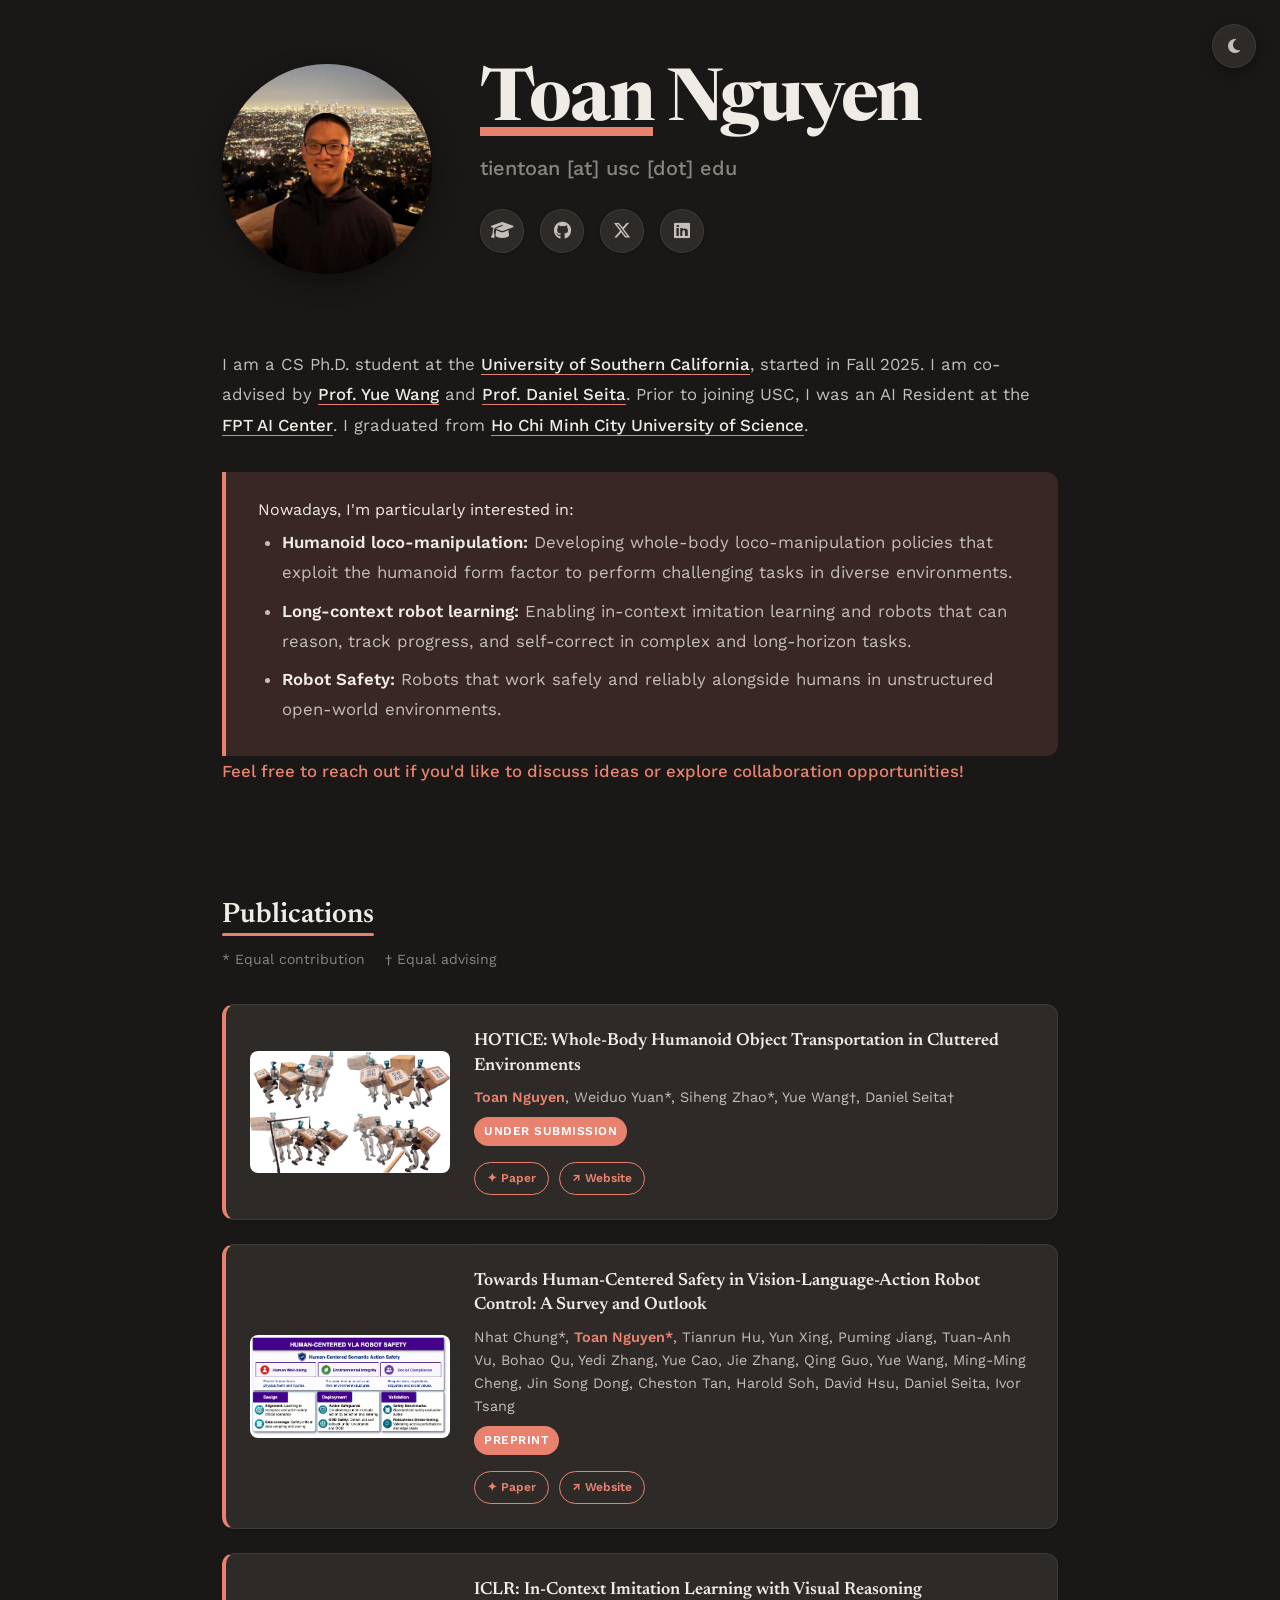
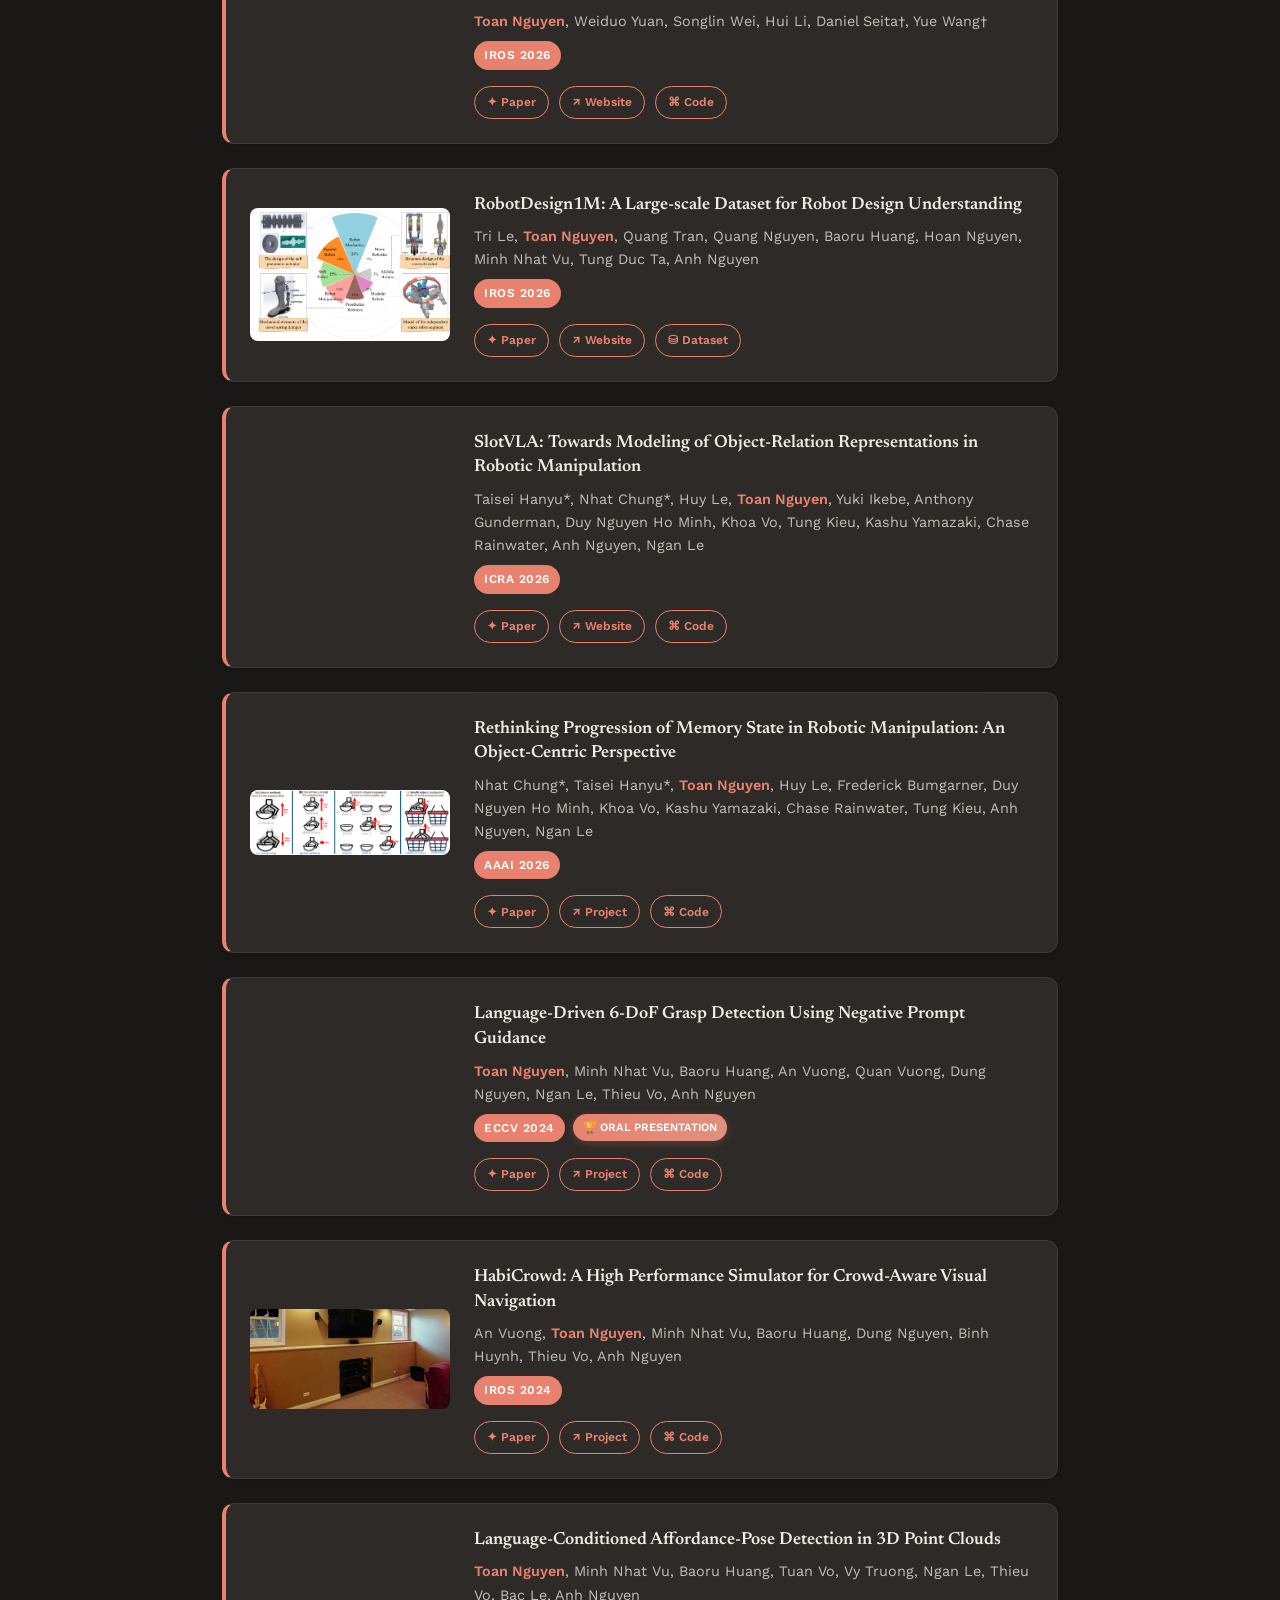
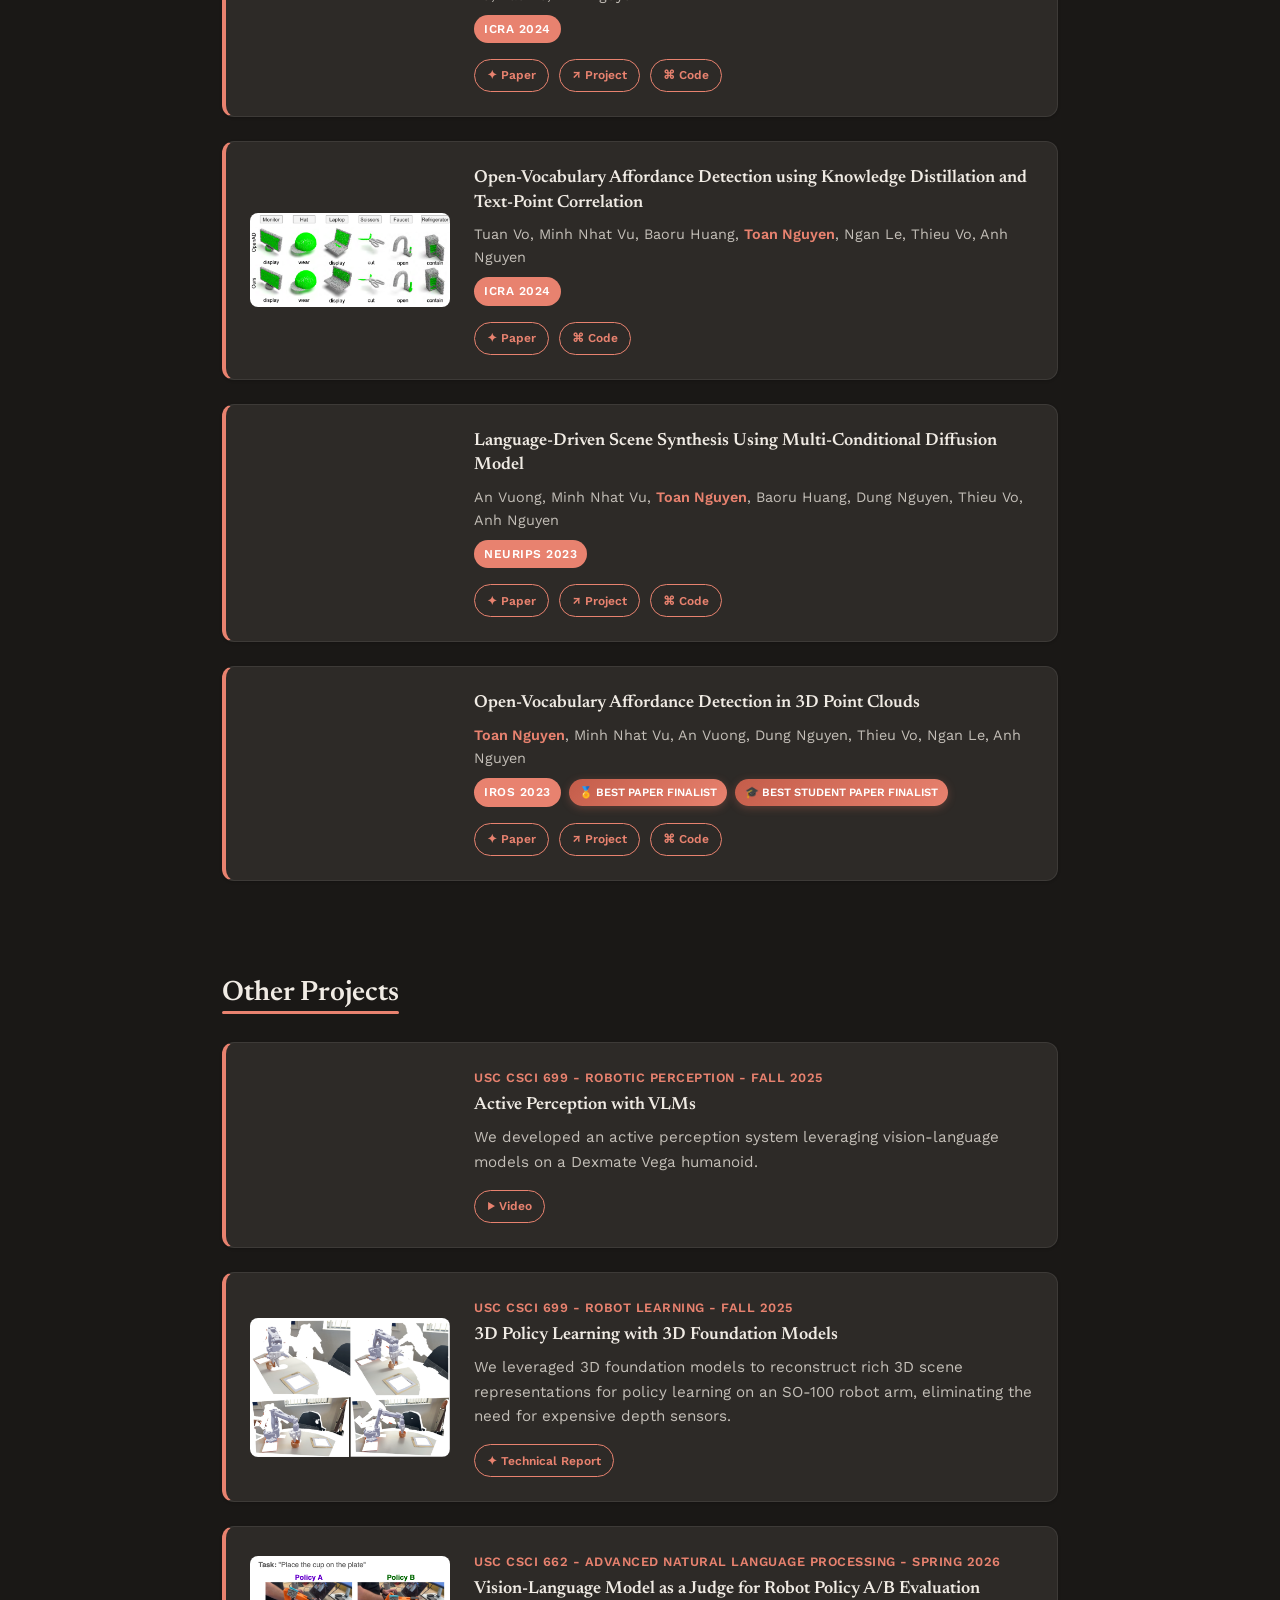
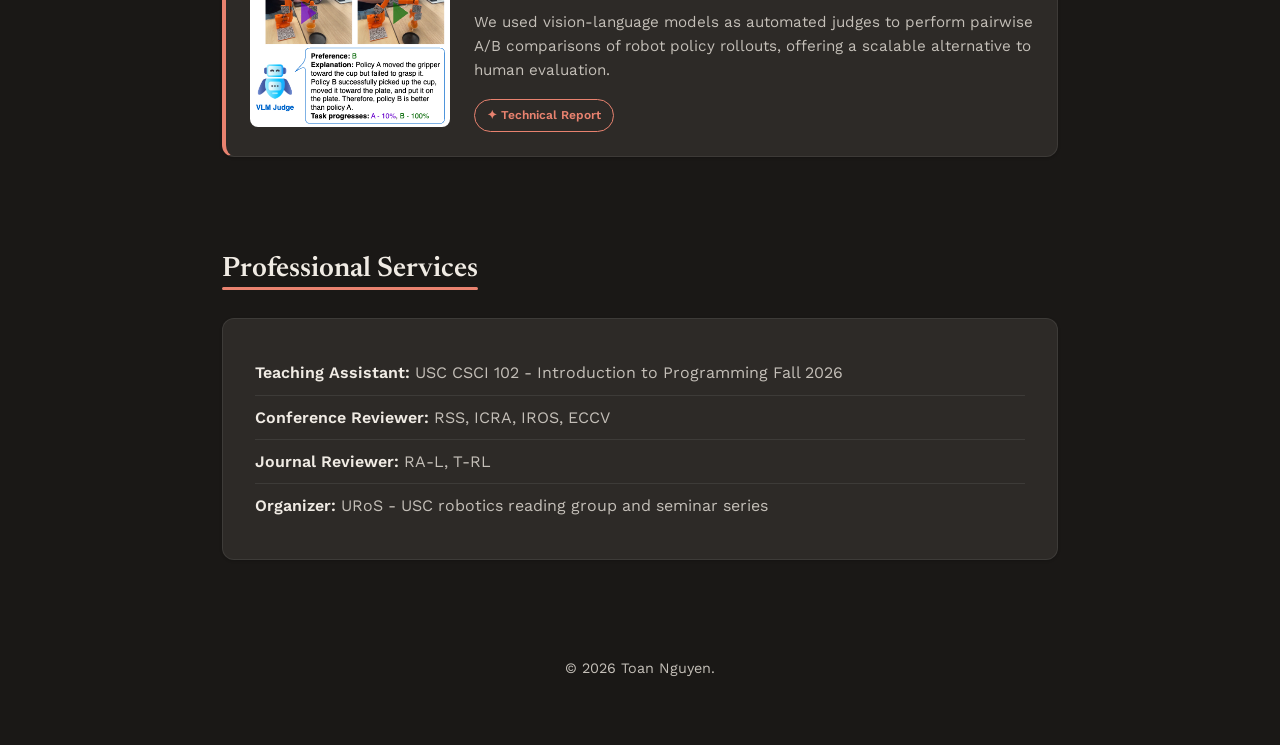
<file: index.html>
<!DOCTYPE html>
<html lang="en">
<head>
    <meta charset="UTF-8">
    <meta name="viewport" content="width=device-width, initial-scale=1.0">
    <meta name="author" content="Toan Nguyen">
    <meta name="description" content="Toan Nguyen - CS PhD Student at USC, researching Robot Learning and Computer Vision">
    <title>Toan Nguyen</title>
    
    <link rel="stylesheet" href="stylesheet.css">
    <link rel="icon" type="image/png" href="assets/usclogo.png">
    <link rel="stylesheet" href="https://cdnjs.cloudflare.com/ajax/libs/font-awesome/6.7.2/css/all.min.css">
</head>

<body>
    <!-- Dark Mode Toggle -->
    <button class="dark-mode-toggle" id="darkModeBtn" onclick="toggleDarkMode()" aria-label="Toggle dark mode">
        <i class="fas fa-sun sun-icon"></i>
        <i class="fas fa-moon moon-icon"></i>
    </button>

    <main class="container">
        <!-- Hero Section -->
        <section class="hero">
            <div class="hero-image">
                <img src="assets/profile_LA.jpg" alt="Toan Nguyen">
            </div>
            <div class="hero-content">
                <h1 class="hero-name">
                    <span class="accent-underline">Toan</span> Nguyen
                </h1>
                <p class="hero-title">tientoan [at] usc [dot] edu</p>
                
                <div class="social-links">
                    <!-- <a href="./assets/CV.pdf" title="CV" aria-label="Download CV">
                        <i class="fas fa-file-alt"></i>
                    </a> -->
                    <a href="https://scholar.google.com/citations?user=PhqGEY8AAAAJ" title="Google Scholar" aria-label="Google Scholar Profile">
                        <i class="fas fa-graduation-cap"></i>
                    </a>
                    <a href="https://github.com/toannguyen1904" title="GitHub" aria-label="GitHub Profile">
                        <i class="fab fa-github"></i>
                    </a>
                    <a href="https://x.com/ToanNguyenCS" title="X" aria-label="X Profile">
                        <i class="fab fa-x-twitter"></i>
                    </a>
                    <a href="https://www.linkedin.com/in/toannguyen1904/" title="LinkedIn" aria-label="LinkedIn Profile">
                        <i class="fab fa-linkedin"></i>
                    </a>
                </div>
            </div>
        </section>

        <!-- Bio Section -->
        <section class="bio">
            <!-- <p class="bio-text">
                <strong>Email:</strong> tientoan [at] usc [dot] edu
            </p> -->

            <p class="bio-text">
                I am a CS Ph.D. student at the 
                <a href="https://www.usc.edu/">University of Southern California</a>, started in Fall 2025. I am co-advised by <a href="https://yuewang.xyz/">Prof. Yue Wang</a> and 
                <a href="https://danielseita.github.io/">Prof. Daniel Seita</a>. Prior to joining USC, I was an AI Resident at the <a href="https://fptsoftware.com/">FPT AI Center</a>. 
                I graduated from 
                <a href="https://en.hcmus.edu.vn/">Ho Chi Minh City University of Science</a>.
            </p>
        
            <div class="bio-highlight">
                Nowadays, I'm particularly interested in:
                <ul class="bio-list">
                    <li><strong>Humanoid loco-manipulation:</strong> Developing whole-body loco-manipulation policies that exploit the humanoid form factor to perform challenging tasks in diverse environments.</li>
                    <li><strong>Long-context robot learning:</strong> Enabling in-context imitation learning and robots that can reason, track progress, and self-correct in complex and long-horizon tasks.</li>
                    <li><strong>Robot Safety:</strong> Robots that work safely and reliably alongside humans in unstructured open-world environments.</li>
                </ul>

            </div>

            <p class="bio-text" style="color: var(--accent); font-weight: 500;">Feel free to reach out if you'd like to discuss ideas or explore collaboration opportunities!</p>
            
            <!-- <div class="bio-highlight">
                <p>
                    I'm interested in anything that helps robots become more capable, generalizable, and trustworthy. 
                    My goal is to make robots not just perform tasks, but truly understand the world they act in.
                </p>
            </div> -->
        </section>

        <!-- Publications Section -->
        <section class="section">
            <div class="section-header">
                <h2 class="section-title">Publications</h2>
                <p class="section-note">* Equal contribution &nbsp;&nbsp; &dagger; Equal advising</p>
            </div>
            
            <div class="publications-grid">
                <!-- Publication 0: HOTICE -->
                <article class="publication-card published animate-on-scroll">
                    <div class="paper-image-container">
                        <img src="assets/hotice.png" alt="HOTICE paper visualization">
                    </div>
                    <div class="paper-content">
                        <h3 class="paper-title">HOTICE: Whole-Body Humanoid Object Transportation in Cluttered Environments</h3>
                        <p class="paper-authors">
                            <strong>Toan Nguyen</strong>,
                            Weiduo Yuan*,
                            Siheng Zhao*,
                            Yue Wang&dagger;,
                            Daniel Seita&dagger;
                        </p>
                        <div class="paper-meta">
                            <span class="venue-badge">Under Submission</span>
                        </div>
                        <div class="paper-links">
                            <a href="assets/hotice.pdf">✦ Paper</a>
                            <a href="https://hotice2027.github.io/">↗ Website</a>
                        </div>
                    </div>
                </article>

                <!-- Publication 0.5: VLA Safety Survey -->
                <article class="publication-card published animate-on-scroll">
                    <div class="paper-image-container">
                        <img src="assets/robot_safety.png" alt="Safety paper visualization">
                    </div>
                    <div class="paper-content">
                        <h3 class="paper-title">Towards Human-Centered Safety in Vision-Language-Action Robot Control: A Survey and Outlook</h3>
                        <p class="paper-authors">
                            Nhat Chung*,
                            <strong>Toan Nguyen*</strong>,
                            Tianrun Hu,
                            Yun Xing,
                            Puming Jiang,
                            Tuan-Anh Vu,
                            Bohao Qu,
                            Yedi Zhang,
                            Yue Cao,
                            Jie Zhang,
                            Qing Guo,
                            Yue Wang,
                            Ming-Ming Cheng,
                            Jin Song Dong,
                            Cheston Tan,
                            Harold Soh,
                            David Hsu,
                            Daniel Seita,
                            Ivor Tsang
                        </p>
                        <div class="paper-meta">
                            <span class="venue-badge">Preprint</span>
                        </div>
                        <div class="paper-links">
                            <a href="https://www.preprints.org/manuscript/202610.2762">✦ Paper</a>
                            <a href="https://human-centered-vla.github.io/">↗ Website</a>
                        </div>
                    </div>
                </article>

                <!-- Publication 1: ICLR -->
                <article class="publication-card published animate-on-scroll">
                    <div class="paper-image-container">
                        <video autoplay loop playsinline muted preload="metadata">
                            <source src="assets/iclr.mp4" type="video/mp4">
                            <source src="assets/iclr.mov" type="video/quicktime">
                        </video>
                    </div>
                    <div class="paper-content">
                        <h3 class="paper-title">ICLR: In-Context Imitation Learning with Visual Reasoning</h3>
                        <p class="paper-authors">
                            <strong>Toan Nguyen</strong>,
                            Weiduo Yuan,
                            Songlin Wei,
                            Hui Li,
                            Daniel Seita&dagger;,
                            Yue Wang&dagger;
                        </p>
                        <div class="paper-meta">
                            <span class="venue-badge tier1">IROS 2026</span>
                        </div>
                        <div class="paper-links">
                            <a href="https://arxiv.org/abs/2603.07530">✦ Paper</a>
                            <a href="./ICLR/">↗ Website</a>
                            <a href="https://github.com/toannguyen1904/ICLR">⌘ Code</a>
                        </div>
                    </div>
                </article>

                <!-- Publication 2: RobotDesign1M -->
                <article class="publication-card published animate-on-scroll">
                    <div class="paper-image-container">
                        <img src="assets/robodesign.png" alt="RobotDesign1M paper visualization">
                    </div>
                    <div class="paper-content">
                        <h3 class="paper-title">RobotDesign1M: A Large-scale Dataset for Robot Design Understanding</h3>
                        <p class="paper-authors">
                            Tri Le,
                            <strong>Toan Nguyen</strong>,
                            Quang Tran,
                            Quang Nguyen,
                            Baoru Huang,
                            Hoan Nguyen,
                            Minh Nhat Vu,
                            Tung Duc Ta,
                            Anh Nguyen
                        </p>
                        <div class="paper-meta">
                            <span class="venue-badge tier1">IROS 2026</span>
                        </div>
                        <div class="paper-links">
                            <a href="https://arxiv.org/pdf/2503.06796">✦ Paper</a>
                            <a href="https://airvlab.github.io/robotdesign1m/">↗ Website</a>
                            <a href="https://huggingface.co/datasets/Fsoft-AIC/RobotDesign1M">⛁ Dataset</a>
                        </div>
                    </div>
                </article>

                <!-- Publication 3: SlotVLA -->
                <article class="publication-card published animate-on-scroll">
                    <div class="paper-image-container">
                        <video autoplay loop playsinline muted>
                            <source src="assets/slot_vla.mp4" type="video/mp4">
                        </video>
                    </div>
                    <div class="paper-content">
                        <h3 class="paper-title">SlotVLA: Towards Modeling of Object-Relation Representations in Robotic Manipulation</h3>
                        <p class="paper-authors">
                            Taisei Hanyu*,
                            Nhat Chung*,
                            Huy Le,
                            <strong>Toan Nguyen</strong>,
                            Yuki Ikebe,
                            Anthony Gunderman,
                            Duy Nguyen Ho Minh,
                            Khoa Vo,
                            Tung Kieu,
                            Kashu Yamazaki,
                            Chase Rainwater,
                            Anh Nguyen,
                            Ngan Le
                        </p>
                        <div class="paper-meta">
                            <span class="venue-badge tier1">ICRA 2026</span>
                        </div>
                        <div class="paper-links">
                            <a href="https://arxiv.org/abs/2511.06754v1">✦ Paper</a>
                            <a href="https://slot-vla.github.io/">↗ Website</a>
                            <a href="https://github.com/slot-vla/slot-vla">⌘ Code</a>
                        </div>
                    </div>
                </article>

                <!-- Publication 2: RoboMemo -->
                <article class="publication-card published animate-on-scroll">
                    <div class="paper-image-container">
                        <img src="assets/robomemo.png" alt="RoboMemo paper visualization">
                    </div>
                    <div class="paper-content">
                        <h3 class="paper-title">Rethinking Progression of Memory State in Robotic Manipulation: An Object-Centric Perspective</h3>
                        <p class="paper-authors">
                            Nhat Chung*,
                            Taisei Hanyu*,
                            <strong>Toan Nguyen</strong>,
                            Huy Le,
                            Frederick Bumgarner,
                            Duy Nguyen Ho Minh,
                            Khoa Vo,
                            Kashu Yamazaki,
                            Chase Rainwater,
                            Tung Kieu,
                            Anh Nguyen,
                            Ngan Le
                        </p>
                        <div class="paper-meta">
                            <span class="venue-badge tier1">AAAI 2026</span>
                        </div>
                        <div class="paper-links">
                            <a href="https://www.arxiv.org/abs/2511.11478">✦ Paper</a>
                            <a href="https://libero-mem.github.io/">↗ Project</a>
                            <a href="https://github.com/libero-mem">⌘ Code</a>
                        </div>
                    </div>
                </article>

                <!-- Publication 3: LGrasp6D -->
                <article class="publication-card published animate-on-scroll">
                    <div class="paper-image-container">
                        <video autoplay loop playsinline muted>
                            <source src="assets/lgrasp6d.mp4" type="video/mp4">
                        </video>
                    </div>
                    <div class="paper-content">
                        <h3 class="paper-title">Language-Driven 6-DoF Grasp Detection Using Negative Prompt Guidance</h3>
                        <p class="paper-authors">
                            <strong>Toan Nguyen</strong>,
                            Minh Nhat Vu,
                            Baoru Huang,
                            An Vuong,
                            Quan Vuong,
                            Dung Nguyen,
                            Ngan Le,
                            Thieu Vo,
                            Anh Nguyen
                        </p>
                        <div class="paper-meta">
                            <span class="venue-badge tier1">ECCV 2024</span>
                            <span class="award-badge oral">🏆 ORAL PRESENTATION</span>
                        </div>
                        <div class="paper-links">
                            <a href="https://arxiv.org/abs/2407.13842">✦ Paper</a>
                            <a href="https://airvlab.github.io/grasp-anything/">↗ Project</a>
                            <a href="https://github.com/Fsoft-AIC/Language-Driven-6-DoF-Grasp-Detection-Using-Negative-Prompt-Guidance">⌘ Code</a>
                        </div>
                    </div>
                </article>

                <!-- Publication 3: HabiCrowd -->
                <article class="publication-card published animate-on-scroll">
                    <div class="paper-image-container">
                        <img src="assets/habicrowd.gif" alt="HabiCrowd paper visualization">
                    </div>
                    <div class="paper-content">
                        <h3 class="paper-title">HabiCrowd: A High Performance Simulator for Crowd-Aware Visual Navigation</h3>
                        <p class="paper-authors">
                            An Vuong,
                            <strong>Toan Nguyen</strong>,
                            Minh Nhat Vu,
                            Baoru Huang,
                            Dung Nguyen,
                            Binh Huynh,
                            Thieu Vo,
                            Anh Nguyen
                        </p>
                        <div class="paper-meta">
                            <span class="venue-badge tier1">IROS 2024</span>
                        </div>
                        <div class="paper-links">
                            <a href="https://arxiv.org/abs/2306.11377">✦ Paper</a>
                            <a href="https://habicrowd.github.io/">↗ Project</a>
                            <a href="https://github.com/Fsoft-AIC/HabiCrowd">⌘ Code</a>
                        </div>
                    </div>
                </article>

                <!-- Publication 4: 3DAPNet -->
                <article class="publication-card published animate-on-scroll">
                    <div class="paper-image-container">
                        <video autoplay loop playsinline muted>
                            <source src="assets/threedapnet.mp4" type="video/mp4">
                        </video>
                    </div>
                    <div class="paper-content">
                        <h3 class="paper-title">Language-Conditioned Affordance-Pose Detection in 3D Point Clouds</h3>
                        <p class="paper-authors">
                            <strong>Toan Nguyen</strong>,
                            Minh Nhat Vu,
                            Baoru Huang,
                            Tuan Vo,
                            Vy Truong,
                            Ngan Le,
                            Thieu Vo,
                            Bac Le,
                            Anh Nguyen
                        </p>
                        <div class="paper-meta">
                            <span class="venue-badge tier1">ICRA 2024</span>
                        </div>
                        <div class="paper-links">
                            <a href="https://arxiv.org/abs/2309.10911">✦ Paper</a>
                            <a href="https://3dapnet.github.io/">↗ Project</a>
                            <a href="https://github.com/Fsoft-AIC/Language-Conditioned-Affordance-Pose-Detection-in-3D-Point-Clouds">⌘ Code</a>
                        </div>
                    </div>
                </article>

                <!-- Publication 5: OpenKD -->
                <article class="publication-card published animate-on-scroll">
                    <div class="paper-image-container">
                        <img src="assets/openkd.png" alt="OpenKD paper visualization">
                    </div>
                    <div class="paper-content">
                        <h3 class="paper-title">Open-Vocabulary Affordance Detection using Knowledge Distillation and Text-Point Correlation</h3>
                        <p class="paper-authors">
                            Tuan Vo,
                            Minh Nhat Vu,
                            Baoru Huang,
                            <strong>Toan Nguyen</strong>,
                            Ngan Le,
                            Thieu Vo,
                            Anh Nguyen
                        </p>
                        <div class="paper-meta">
                            <span class="venue-badge tier1">ICRA 2024</span>
                        </div>
                        <div class="paper-links">
                            <a href="https://arxiv.org/abs/2309.10932">✦ Paper</a>
                            <a href="https://github.com/Fsoft-AIC/Open-Vocabulary-Affordance-Detection-using-Knowledge-Distillation-and-Text-Point-Correlation">⌘ Code</a>
                        </div>
                    </div>
                </article>

                <!-- Publication 6: LangScene -->
                <article class="publication-card published animate-on-scroll">
                    <div class="paper-image-container">
                        <video autoplay loop playsinline muted>
                            <source src="assets/langscene.mp4" type="video/mp4">
                        </video>
                    </div>
                    <div class="paper-content">
                        <h3 class="paper-title">Language-Driven Scene Synthesis Using Multi-Conditional Diffusion Model</h3>
                        <p class="paper-authors">
                            An Vuong,
                            Minh Nhat Vu,
                            <strong>Toan Nguyen</strong>,
                            Baoru Huang,
                            Dung Nguyen,
                            Thieu Vo,
                            Anh Nguyen
                        </p>
                        <div class="paper-meta">
                            <span class="venue-badge tier1">NeurIPS 2023</span>
                        </div>
                        <div class="paper-links">
                            <a href="https://arxiv.org/abs/2310.15948">✦ Paper</a>
                            <a href="https://lang-scene-synth.github.io/">↗ Project</a>
                            <a href="https://github.com/andvg3/LSDM">⌘ Code</a>
                        </div>
                    </div>
                </article>

                <!-- Publication 7: OpenAD -->
                <article class="publication-card published animate-on-scroll">
                    <div class="paper-image-container">
                        <video autoplay loop playsinline muted>
                            <source src="assets/openad.mp4" type="video/mp4">
                        </video>
                    </div>
                    <div class="paper-content">
                        <h3 class="paper-title">Open-Vocabulary Affordance Detection in 3D Point Clouds</h3>
                        <p class="paper-authors">
                            <strong>Toan Nguyen</strong>,
                            Minh Nhat Vu,
                            An Vuong,
                            Dung Nguyen,
                            Thieu Vo,
                            Ngan Le,
                            Anh Nguyen
                        </p>
                        <div class="paper-meta">
                            <span class="venue-badge tier1">IROS 2023</span>
                            <span class="award-badge best-paper">🏅 BEST PAPER FINALIST</span>
                            <span class="award-badge best-paper">🎓 BEST STUDENT PAPER FINALIST</span>
                        </div>
                        <div class="paper-links">
                            <a href="https://arxiv.org/abs/2303.02401">✦ Paper</a>
                            <a href="https://openad2023.github.io/">↗ Project</a>
                            <a href="https://github.com/Fsoft-AIC/OpenAD">⌘ Code</a>
                        </div>
                    </div>
                </article>
            </div>
        </section>

        <!-- Other Projects Section -->
        <section class="section">
            <div class="section-header">
                <h2 class="section-title">Other Projects</h2>
            </div>
            
            <div class="publications-grid">
                <!-- Project 1: Active Perception with VLMs -->
                <article class="publication-card project animate-on-scroll">
                    <div class="paper-image-container">
                        <video autoplay loop playsinline muted>
                            <source src="assets/active_perception.mp4" type="video/mp4">
                        </video>
                    </div>
                    <div class="paper-content">
                        <p class="project-course">USC CSCI 699 - Robotic Perception - Fall 2025</p>
                        <h3 class="paper-title">Active Perception with VLMs</h3>
                        <p class="paper-description">
                            We developed an active perception system leveraging vision-language models on a Dexmate Vega humanoid.
                        </p>
                        <div class="paper-links">
                            <a href="https://www.youtube.com/watch?v=1JOZzh8q0K4" target="_blank">▶ Video</a>
                        </div>
                    </div>
                </article>

                <!-- Project 2: 3D Policy Learning -->
                <article class="publication-card project animate-on-scroll">
                    <div class="paper-image-container">
                        <img src="assets/3d_policy.png" alt="3D Policy Learning with 3D Foundation Models">
                    </div>
                    <div class="paper-content">
                        <p class="project-course">USC CSCI 699 - Robot Learning - Fall 2025</p>
                        <h3 class="paper-title">3D Policy Learning with 3D Foundation Models</h3>
                        <p class="paper-description">
                            We leveraged 3D foundation models to reconstruct rich 3D scene representations for policy learning on an SO-100 robot arm, eliminating the need for expensive depth sensors.
                        </p>
                        <div class="paper-links">
                            <a href="assets/699_3D_Robot_Learning.pdf" target="_blank">✦ Technical Report</a>
                        </div>
                    </div>
                </article>

                <!-- Project 3: VLM as a Judge -->
                <article class="publication-card project animate-on-scroll">
                    <div class="paper-image-container">
                        <img src="assets/vlmjudge.png" alt="Vision-Language Model as a Judge for Robot Policy A/B Evaluation">
                    </div>
                    <div class="paper-content">
                        <p class="project-course">USC CSCI 662 - Advanced Natural Language Processing - Spring 2026</p>
                        <h3 class="paper-title">Vision-Language Model as a Judge for Robot Policy A/B Evaluation</h3>
                        <p class="paper-description">
                            We used vision-language models as automated judges to perform pairwise A/B comparisons of robot policy rollouts, offering a scalable alternative to human evaluation.
                        </p>
                        <div class="paper-links">
                            <a href="assets/CSCI_662_Advanced_NLP.pdf" target="_blank">✦ Technical Report</a>
                        </div>
                    </div>
                </article>
            </div>
        </section>

        <!-- Professional Services Section -->
        <section class="section">
            <div class="section-header">
                <h2 class="section-title">Professional Services</h2>
            </div>
            
            <div class="services-card">
                <ul>
                    <li><b>Teaching Assistant:</b> USC CSCI 102 - Introduction to Programming Fall 2026</li>
                    <li><b>Conference Reviewer:</b> RSS, ICRA, IROS, ECCV </li>
                    <li><b>Journal Reviewer:</b> RA-L, T-RL</li>
                    <li><b>Organizer:</b> URoS - USC robotics reading group and seminar series</li>
                </ul>
            </div>
        </section>

        <!-- Footer -->
        <footer class="footer">
            <p>© 2026 Toan Nguyen.</p>
        </footer>
    </main>

    <script>
        // Dark mode toggle functionality
        function toggleDarkMode() {
            document.body.classList.toggle('dark-mode');
            
            // Save preference to localStorage
            if (document.body.classList.contains('dark-mode')) {
                localStorage.setItem('darkMode', 'enabled');
            } else {
                localStorage.setItem('darkMode', 'disabled');
            }
        }

        // Apply dark mode on page load (check localStorage first, then time-based)
        window.addEventListener('DOMContentLoaded', (event) => {
            const savedMode = localStorage.getItem('darkMode');
            
            if (savedMode === 'enabled') {
                document.body.classList.add('dark-mode');
            } else if (savedMode === 'disabled') {
                document.body.classList.remove('dark-mode');
            } else {
                // No saved preference - use time-based default
                const hour = new Date().getHours();
                const isDarkTime = hour >= 19 || hour < 7;
                if (isDarkTime) {
                    document.body.classList.add('dark-mode');
                }
            }
        });

        // Intersection Observer for scroll animations
        const observerOptions = {
            root: null,
            rootMargin: '0px',
            threshold: 0.1
        };

        const observer = new IntersectionObserver((entries) => {
            entries.forEach(entry => {
                if (entry.isIntersecting) {
                    entry.target.classList.add('visible');
                    observer.unobserve(entry.target);
                }
            });
        }, observerOptions);

        // Observe all elements with animate-on-scroll class
        document.querySelectorAll('.animate-on-scroll').forEach(el => {
            observer.observe(el);
        });
    </script>
</body>
</html>
</file>
<file: stylesheet.css>
/* Anthropic-Inspired Design System */
@import url('https://fonts.googleapis.com/css2?family=Newsreader:ital,opsz,wght@0,6..72,400;0,6..72,500;0,6..72,600;0,6..72,700;1,6..72,400&family=Work+Sans:wght@400;500;600;700&display=swap');

/* CSS Custom Properties */
:root {
  /* Colors - Light Mode */
  --bg-primary: #f5f0e8;
  --bg-secondary: #ebe5db;
  --bg-card: #ffffff;
  --bg-card-hover: #faf8f5;
  
  --text-primary: #1a1a1a;
  --text-secondary: #4a4a4a;
  --text-muted: #6b6b6b;
  
  --accent: #d4715e;
  --accent-hover: #c45d4a;
  --accent-light: rgba(212, 113, 94, 0.1);
  
  --border-color: rgba(0, 0, 0, 0.08);
  --shadow-sm: 0 1px 3px rgba(0, 0, 0, 0.04);
  --shadow-md: 0 4px 12px rgba(0, 0, 0, 0.06);
  --shadow-lg: 0 8px 24px rgba(0, 0, 0, 0.08);
  
  /* Typography */
  --font-serif: 'Newsreader', Georgia, serif;
  --font-sans: 'Work Sans', -apple-system, BlinkMacSystemFont, sans-serif;
  
  /* Spacing */
  --space-xs: 0.25rem;
  --space-sm: 0.5rem;
  --space-md: 1rem;
  --space-lg: 1.5rem;
  --space-xl: 2rem;
  --space-2xl: 3rem;
  --space-3xl: 4rem;
  
  /* Transitions */
  --transition-fast: 150ms ease;
  --transition-base: 250ms ease;
  --transition-slow: 400ms ease;
  
  /* Layout */
  --max-width: 900px;
  --border-radius: 12px;
}

/* Dark Mode Colors */
body.dark-mode {
  --bg-primary: #1a1816;
  --bg-secondary: #252220;
  --bg-card: #2d2a27;
  --bg-card-hover: #353230;
  
  --text-primary: #f0ebe4;
  --text-secondary: #c4bfb8;
  --text-muted: #8a857e;
  
  --accent: #e8826f;
  --accent-hover: #f0937f;
  --accent-light: rgba(232, 130, 111, 0.15);
  
  --border-color: rgba(255, 255, 255, 0.08);
  --shadow-sm: 0 1px 3px rgba(0, 0, 0, 0.2);
  --shadow-md: 0 4px 12px rgba(0, 0, 0, 0.3);
  --shadow-lg: 0 8px 24px rgba(0, 0, 0, 0.4);
}

/* Base Styles */
* {
  margin: 0;
  padding: 0;
  box-sizing: border-box;
  }
  
  html {
  scroll-behavior: smooth;
    overscroll-behavior: none;
  }

  body {
  font-family: var(--font-sans);
  font-size: 16px;
  line-height: 1.7;
  color: var(--text-primary);
  background: var(--bg-primary);
    min-height: 100vh;
    overscroll-behavior: none;
  -webkit-font-smoothing: antialiased;
  }

/* Dark Mode Toggle */
.dark-mode-toggle {
  position: fixed;
  top: var(--space-lg);
  right: var(--space-lg);
  width: 44px;
  height: 44px;
  border-radius: 50%;
  border: 1.5px solid var(--border-color);
  background: var(--bg-card);
  cursor: pointer;
  z-index: 1000;
  display: flex;
  align-items: center;
  justify-content: center;
  box-shadow: var(--shadow-md);
  transition: all var(--transition-base);
  color: var(--text-secondary);
  font-size: 1rem;
}

.dark-mode-toggle:hover {
  transform: scale(1.08);
  box-shadow: var(--shadow-lg);
  border-color: var(--accent);
  color: var(--accent);
}

.dark-mode-toggle .sun-icon,
.dark-mode-toggle .moon-icon {
  position: absolute;
  transition: opacity 0.35s ease, transform 0.35s ease;
}

.dark-mode-toggle .sun-icon {
  opacity: 1;
  transform: rotate(0deg);
}

.dark-mode-toggle .moon-icon {
  opacity: 0;
  transform: rotate(-90deg);
}

body.dark-mode .dark-mode-toggle .sun-icon {
  opacity: 0;
  transform: rotate(90deg);
}

body.dark-mode .dark-mode-toggle .moon-icon {
  opacity: 1;
  transform: rotate(0deg);
}

/* Typography */
h1, h2, h3, h4, h5, h6 {
  font-family: var(--font-serif);
  font-weight: 600;
  line-height: 1.2;
  color: var(--text-primary);
}

p {
  color: var(--text-secondary);
  margin-bottom: var(--space-md);
}

a {
  color: var(--text-primary);
    text-decoration: none;
  border-bottom: 1px solid var(--accent);
  transition: all var(--transition-fast);
  }
  
  a:hover {
  color: var(--accent);
  border-bottom-color: transparent;
  }
  
  strong {
  font-weight: 600;
  color: var(--text-primary);
}

/* Layout Container */
.container {
  max-width: var(--max-width);
  margin: 0 auto;
  padding: 0 var(--space-xl);
}


/* Hero Section */
.hero {
  padding: var(--space-3xl) 0;
  display: flex;
  align-items: flex-start;
  gap: var(--space-2xl);
}

.hero-image {
  flex-shrink: 0;
}

.hero-image img {
  width: 210px;
  height: 210px;
  border-radius: 50%;
  object-fit: cover;
  object-position: center 10%;
  box-shadow: var(--shadow-lg);
  transition: transform var(--transition-slow);
}

.hero-image img:hover {
  transform: scale(1.02);
}

.hero-content {
  flex: 1;
}

.hero-name {
  font-family: var(--font-serif);
  font-size: clamp(48px, 8vw, 72px);
    font-weight: 700;
  letter-spacing: -0.03em;
  line-height: 1.1;
  margin-bottom: var(--space-sm);
  color: var(--text-primary);
}

.hero-name span {
  position: relative;
  display: inline-block;
}

.hero-name .accent-underline {
    position: relative;
  }
  
.hero-name .accent-underline::after {
  content: '';
    position: absolute;
  bottom: 0.1em;
  left: 0;
  width: 100%;
  height: 0.12em;
  background: var(--accent);
  z-index: -1;
}

.hero-title {
  font-family: var(--font-sans);
  font-size: 1.25rem;
  font-weight: 500;
  color: var(--text-muted);
  margin-bottom: var(--space-lg);
}

.social-links {
  display: flex;
  gap: var(--space-md);
  margin-bottom: var(--space-xl);
}

.social-links a {
  display: flex;
  align-items: center;
  justify-content: center;
  width: 44px;
  height: 44px;
  border-radius: 50%;
  background: var(--bg-card);
  border: 1px solid var(--border-color);
  border-bottom: 1px solid var(--border-color);
  color: var(--text-secondary);
  transition: all var(--transition-base);
  box-shadow: var(--shadow-sm);
}

.social-links a:hover {
  background: var(--accent);
  border-color: var(--accent);
  color: white;
  transform: translateY(-2px);
  box-shadow: var(--shadow-md);
}

.social-links a i {
  font-size: 18px;
}

/* Bio Section */
.bio {
  padding-bottom: var(--space-2xl);
}

.bio-text {
  font-size: 1.05rem;
  line-height: 1.8;
  color: var(--text-secondary);
}

.bio-text a {
  font-weight: 500;
}

.bio-list {
  font-size: 1.05rem;
  line-height: 1.8;
  color: var(--text-secondary);
  padding-left: var(--space-lg);
  margin-top: var(--space-xs);
}

.bio-list li {
  margin-bottom: var(--space-sm);
}

.bio-highlight {
  margin-top: var(--space-xl);
  padding: var(--space-lg) var(--space-xl);
  background: var(--accent-light);
  border-left: 4px solid var(--accent);
  border-radius: 0 var(--border-radius) var(--border-radius) 0;
}

.bio-highlight p {
  font-family: var(--font-serif);
  font-size: 1.1rem;
  font-style: italic;
  color: var(--text-primary);
  margin: 0;
  line-height: 1.7;
}

/* Section Styles */
.section {
  padding: var(--space-2xl) 0;
}

.section-header {
  margin-bottom: var(--space-xl);
}

.section-title {
  font-family: var(--font-serif);
  font-size: 1.75rem;
  font-weight: 600;
  color: var(--text-primary);
  display: inline-block;
  position: relative;
}

.section-title::after {
  content: '';
  position: absolute;
  bottom: -4px;
  left: 0;
  width: 100%;
  height: 3px;
  background: var(--accent);
  border-radius: 2px;
}

.section-note {
  margin-top: var(--space-md);
  font-size: 0.875rem;
  color: var(--text-muted);
}

/* Publication Cards */
.publications-grid {
  display: flex;
  flex-direction: column;
  gap: var(--space-lg);
}

.publication-card {
  background: var(--bg-card);
  border-radius: var(--border-radius);
  padding: var(--space-lg);
  box-shadow: var(--shadow-sm);
  border: 1px solid var(--border-color);
  transition: all var(--transition-base);
  display: flex;
  align-items: center;
  gap: var(--space-lg);
  animation: fadeInUp 0.6s ease-out both;
}

  .publication-card:hover {
    transform: translateY(-4px);
  box-shadow: var(--shadow-lg);
  border-color: var(--accent);
}

.publication-card.under-review {
  opacity: 0.95;
  border-left: 4px solid var(--text-muted);
}

.publication-card.under-review .paper-links a {
  border-color: var(--accent);
  color: var(--accent);
}

  .publication-card.published {
  border-left: 4px solid var(--accent);
}

.paper-image-container {
  flex-shrink: 0;
  width: 200px;
  overflow: hidden;
  transition: all var(--transition-base);
}

.paper-image-container:hover {
  transform: scale(1.02);
}

.paper-image-container img,
.paper-image-container video {
  width: 100%;
  height: auto;
  display: block;
  border-radius: 8px;
}

/* Video Thumbnail with Play Button */
.video-thumbnail {
  position: relative;
  display: block;
  cursor: pointer;
}

.video-thumbnail .play-button {
  position: absolute;
  top: 50%;
  left: 50%;
  transform: translate(-50%, -50%);
  width: 50px;
  height: 50px;
  background: rgba(0, 0, 0, 0.7);
  border-radius: 50%;
  display: flex;
  align-items: center;
  justify-content: center;
  color: white;
  font-size: 1.2rem;
  transition: all var(--transition-base);
}

.video-thumbnail:hover .play-button {
  background: var(--accent);
  transform: translate(-50%, -50%) scale(1.1);
}

/* Project Description */
.paper-description {
  color: var(--text-secondary);
  font-size: 0.95rem;
  line-height: 1.6;
  margin-bottom: var(--space-sm);
}

/* Project Course Label */
.project-course {
  color: var(--accent);
  font-size: 0.8rem;
  font-weight: 600;
  text-transform: uppercase;
  letter-spacing: 0.5px;
  margin-bottom: var(--space-xs);
}

/* Project Card Style */
.publication-card.project {
  border-left: 4px solid var(--accent);
}

.paper-content {
  flex: 1;
  min-width: 0;
}

.paper-title {
  font-family: var(--font-serif);
  font-size: 1.1rem;
  font-weight: 600;
  color: var(--text-primary);
  line-height: 1.4;
  margin-bottom: var(--space-sm);
  border-bottom: none;
}

.paper-authors {
  font-size: 0.9rem;
  color: var(--text-secondary);
  margin-bottom: var(--space-sm);
  line-height: 1.6;
}

.paper-authors a {
  border-bottom: none;
  color: var(--text-secondary);
}

.paper-authors a:hover {
  color: var(--accent);
}

.paper-authors strong {
  color: var(--accent);
  font-weight: 600;
}

/* Venue & Award Badges */
.paper-meta {
  display: flex;
  flex-wrap: wrap;
  align-items: center;
  gap: var(--space-sm);
  margin-bottom: var(--space-sm);
}

  .venue-badge {
    display: inline-block;
  background: var(--accent);
    color: white;
  font-family: var(--font-sans);
    font-weight: 600;
  font-size: 0.75rem;
  padding: 4px 10px;
  border-radius: 20px;
  text-transform: uppercase;
  letter-spacing: 0.5px;
  }

  .venue-badge.tier1 {
  background: var(--accent);
}

.award-badge {
  display: inline-block;
  background: linear-gradient(135deg, var(--accent) 0%, #e8a090 100%);
  color: white;
  font-family: var(--font-sans);
  font-weight: 600;
  font-size: 0.7rem;
  padding: 4px 10px;
  border-radius: 20px;
  box-shadow: 0 2px 8px rgba(212, 113, 94, 0.3);
  animation: subtleGlow 3s ease-in-out infinite;
}

.award-badge.oral {
  background: linear-gradient(135deg, var(--accent) 0%, #e09080 100%);
}

.award-badge.best-paper {
  background: linear-gradient(135deg, #c45d4a 0%, var(--accent) 100%);
}

@keyframes subtleGlow {
  0%, 100% {
    box-shadow: 0 2px 8px rgba(212, 113, 94, 0.3);
  }
  50% {
    box-shadow: 0 4px 16px rgba(212, 113, 94, 0.5);
  }
}

/* Paper Links */
.paper-links {
  display: flex;
  flex-wrap: wrap;
  gap: 10px;
  margin-top: var(--space-md);
}

.paper-links a {
  display: inline-flex;
  align-items: center;
  gap: 5px;
  padding: 5px 12px;
  min-height: 33px;
  background: transparent;
  border: 1.5px solid var(--accent);
  border-radius: 20px;
  font-size: 0.75rem;
  font-weight: 600;
  color: var(--accent);
  transition: all var(--transition-base);
  text-decoration: none;
}

.paper-links a:hover {
  background: var(--accent);
  color: white;
  transform: translateY(-2px);
  box-shadow: 0 4px 12px rgba(212, 113, 94, 0.3);
}

.paper-links a img {
  height: 14px;
  opacity: 0.9;
  transition: filter var(--transition-fast);
}

.paper-links a:hover img {
  filter: brightness(10);
}

/* Icon styles for paper links */
.paper-links a::before {
  font-size: 1rem;
}

/* Services Section */
.services-card {
  background: var(--bg-card);
  border-radius: var(--border-radius);
  padding: var(--space-xl);
  box-shadow: var(--shadow-sm);
  border: 1px solid var(--border-color);
}

.services-card ul {
  list-style: none;
  padding: 0;
  margin: 0;
}

.services-card li {
  padding: var(--space-sm) 0;
  color: var(--text-secondary);
  border-bottom: 1px solid var(--border-color);
}

.services-card li:last-child {
  border-bottom: none;
}

.services-card li b {
  color: var(--text-primary);
  font-weight: 600;
}

/* Footer */
.footer {
  padding: var(--space-2xl) 0;
  text-align: center;
  color: var(--text-muted);
  font-size: 0.9rem;
}

/* Animations */
  @keyframes fadeInUp {
    from {
      opacity: 0;
      transform: translateY(20px);
    }
    to {
      opacity: 1;
      transform: translateY(0);
    }
  }

.animate-on-scroll {
  opacity: 0;
  transform: translateY(20px);
  transition: all 0.6s ease-out;
}

.animate-on-scroll.visible {
  opacity: 1;
  transform: translateY(0);
}

/* Stagger animations for publication cards */
.publication-card:nth-child(1) { animation-delay: 0.1s; }
.publication-card:nth-child(2) { animation-delay: 0.2s; }
.publication-card:nth-child(3) { animation-delay: 0.3s; }
.publication-card:nth-child(4) { animation-delay: 0.4s; }
.publication-card:nth-child(5) { animation-delay: 0.5s; }
.publication-card:nth-child(6) { animation-delay: 0.6s; }
.publication-card:nth-child(7) { animation-delay: 0.7s; }

/* Responsive Design */
@media (max-width: 768px) {
  :root {
    --space-xl: 1.5rem;
    --space-2xl: 2rem;
    --space-3xl: 2.5rem;
  }
  
  .hero {
    flex-direction: column;
    align-items: center;
    text-align: center;
    gap: var(--space-xl);
  }
  
  .hero-name {
    font-size: clamp(36px, 10vw, 48px);
  }
  
  .hero-image img {
    width: 150px;
    height: 150px;
  }
  
  .social-links {
    justify-content: center;
  }
  
  .bio-highlight {
    padding: var(--space-md) var(--space-lg);
  }
  
  .publication-card {
    flex-direction: column;
  }
  
  .paper-image-container {
    width: 100%;
    max-width: 280px;
    margin: 0 auto;
  }
  
  .dark-mode-toggle {
    top: var(--space-md);
    right: var(--space-md);
  }
  
  .dark-mode-toggle button {
    width: 40px;
    height: 40px;
    font-size: 16px;
  }

 }

@media (max-width: 480px) {
  .container {
    padding: 0 var(--space-md);
  }
  
  .hero-name {
    font-size: 32px;
  }
  
  .section-title {
    font-size: 1.5rem;
  }
  
  .paper-links {
    flex-direction: column;
  }
  
  .paper-links a {
    justify-content: center;
  }
}

/* Selection styling */
::selection {
  background: var(--accent-light);
  color: var(--text-primary);
}

/* Scrollbar styling */
::-webkit-scrollbar {
  width: 8px;
  height: 8px;
}

::-webkit-scrollbar-track {
  background: var(--bg-secondary);
}

::-webkit-scrollbar-thumb {
  background: var(--text-muted);
  border-radius: 4px;
}

::-webkit-scrollbar-thumb:hover {
  background: var(--text-secondary);
}

/* Focus styles for accessibility */
a:focus-visible,
button:focus-visible {
  outline: 2px solid var(--accent);
  outline-offset: 2px;
}

/* Hidden helper for screen readers */
.sr-only {
  position: absolute;
  width: 1px;
  height: 1px;
  padding: 0;
  margin: -1px;
  overflow: hidden;
  clip: rect(0, 0, 0, 0);
  white-space: nowrap;
  border: 0;
}
</file>
